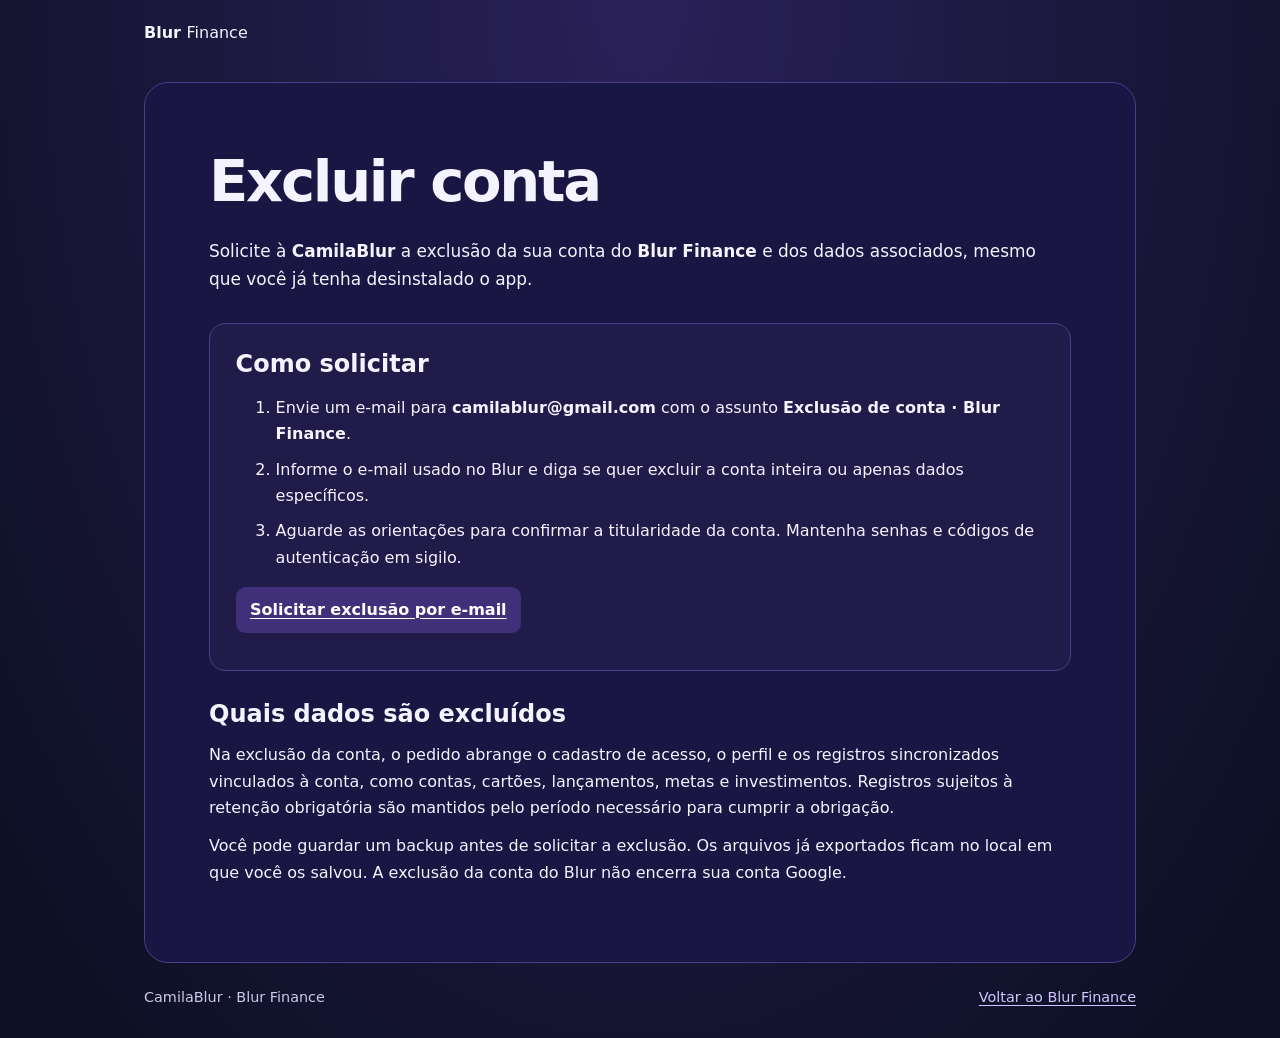
<file: blur-finance/excluir-conta/index.html>
<!DOCTYPE html>
<html lang="pt-BR">
<head>
  <meta charset="utf-8">
  <meta name="viewport" content="width=device-width, initial-scale=1">
  <meta name="description" content="Solicite a exclusão da sua conta e dos dados associados ao Blur Finance.">
  <meta name="theme-color" content="#0d1024">
  <link rel="canonical" href="https://camilablur.com/blur-finance/excluir-conta/">
  <link rel="icon" href="../favicon.png" type="image/png">
  <link rel="stylesheet" href="../legal.css">
  <title>Excluir conta | Blur Finance</title>
</head>
<body>
  <header class="frame">
    <a class="brand" href="../">Blur <span>Finance</span></a>
  </header>
  <div class="frame">
    <main>
      <h1>Excluir conta</h1>
      <p class="intro">Solicite à <strong>CamilaBlur</strong> a exclusão da sua conta do <strong>Blur Finance</strong> e dos dados associados, mesmo que você já tenha desinstalado o app.</p>
      <section class="request" aria-labelledby="como-solicitar">
        <h2 id="como-solicitar">Como solicitar</h2>
        <ol>
          <li>Envie um e-mail para <strong>camilablur@gmail.com</strong> com o assunto <strong>Exclusão de conta · Blur Finance</strong>.</li>
          <li>Informe o e-mail usado no Blur e diga se quer excluir a conta inteira ou apenas dados específicos.</li>
          <li>Aguarde as orientações para confirmar a titularidade da conta. Mantenha senhas e códigos de autenticação em sigilo.</li>
        </ol>
        <p><a href="mailto:camilablur@gmail.com?subject=Exclus%C3%A3o%20de%20conta%20%C2%B7%20Blur%20Finance">Solicitar exclusão por e-mail</a></p>
      </section>
      <section aria-labelledby="dados-excluidos">
        <h2 id="dados-excluidos">Quais dados são excluídos</h2>
        <p>Na exclusão da conta, o pedido abrange o cadastro de acesso, o perfil e os registros sincronizados vinculados à conta, como contas, cartões, lançamentos, metas e investimentos. Registros sujeitos à retenção obrigatória são mantidos pelo período necessário para cumprir a obrigação.</p>
        <p>Você pode guardar um backup antes de solicitar a exclusão. Os arquivos já exportados ficam no local em que você os salvou. A exclusão da conta do Blur não encerra sua conta Google.</p>
      </section>
    </main>
    <footer>
      <span>CamilaBlur · Blur Finance</span>
      <a href="../">Voltar ao Blur Finance</a>
    </footer>
  </div>
</body>
</html>
</file>
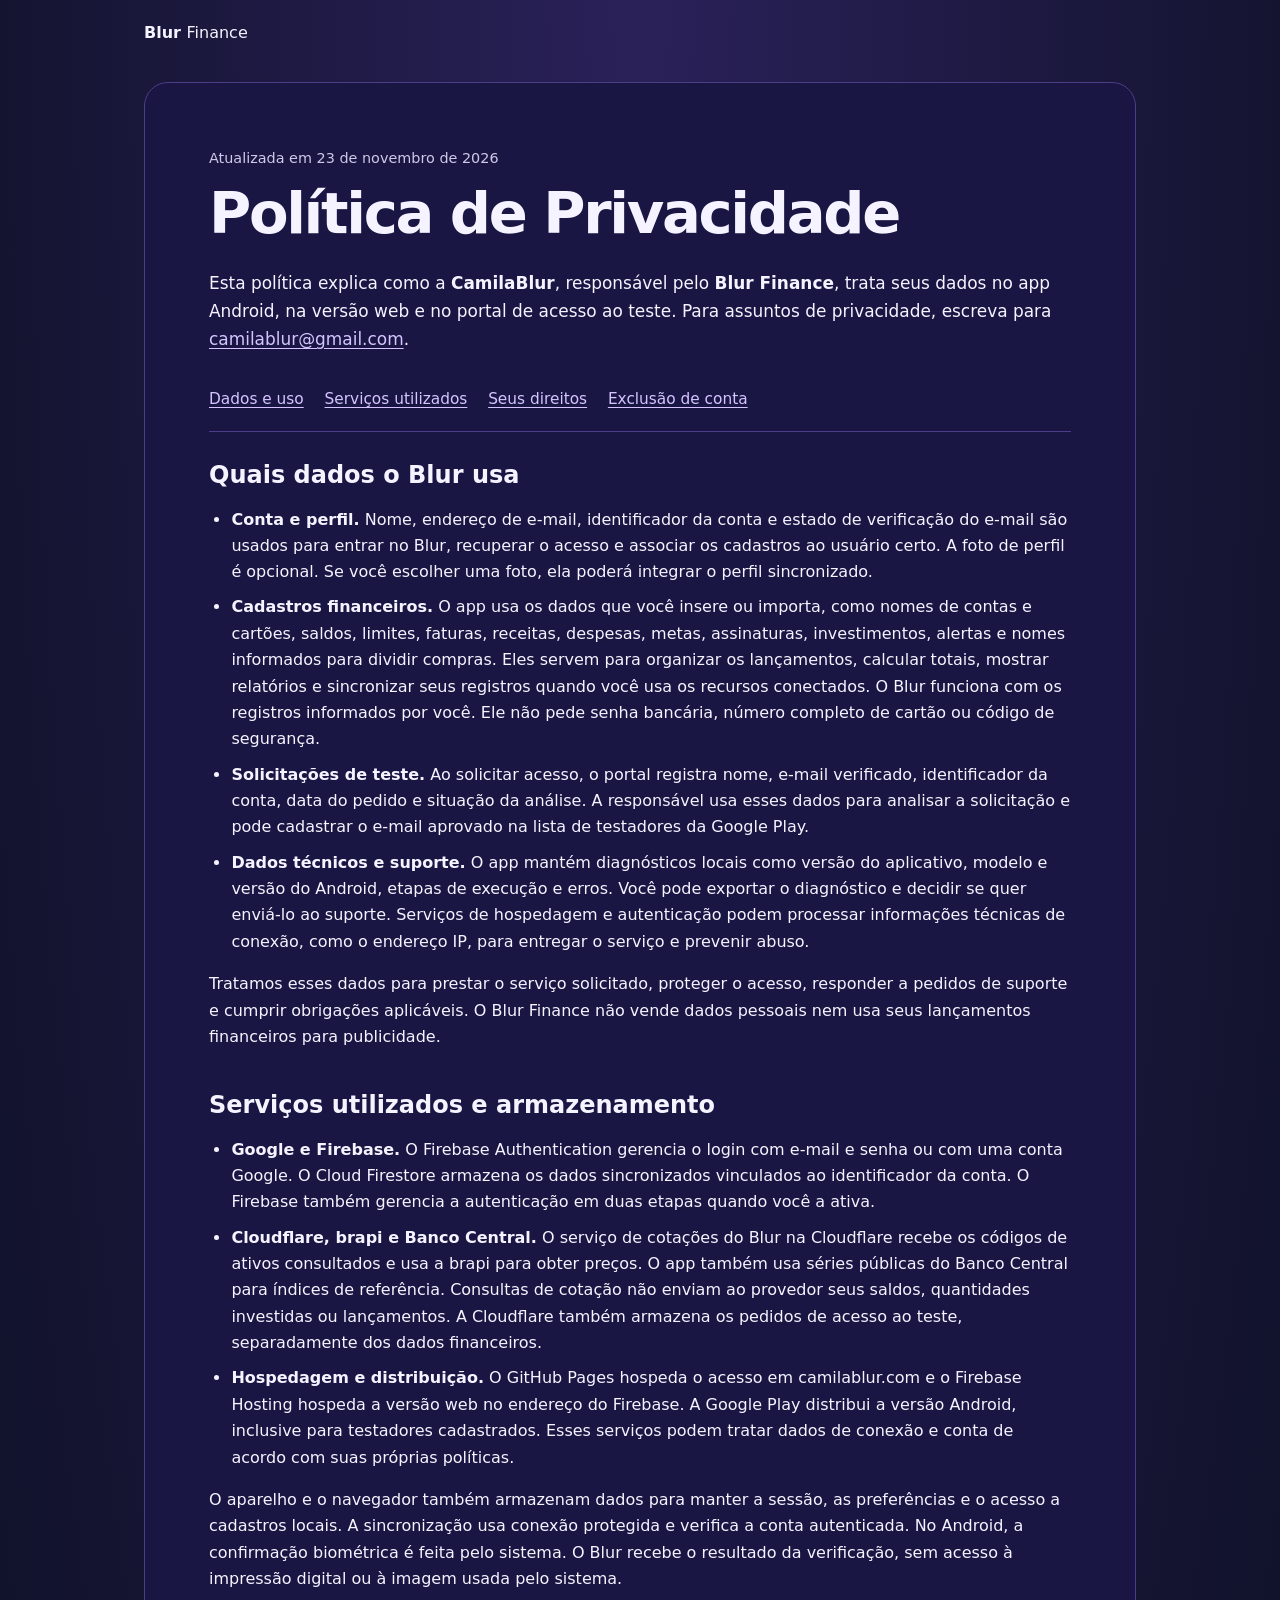
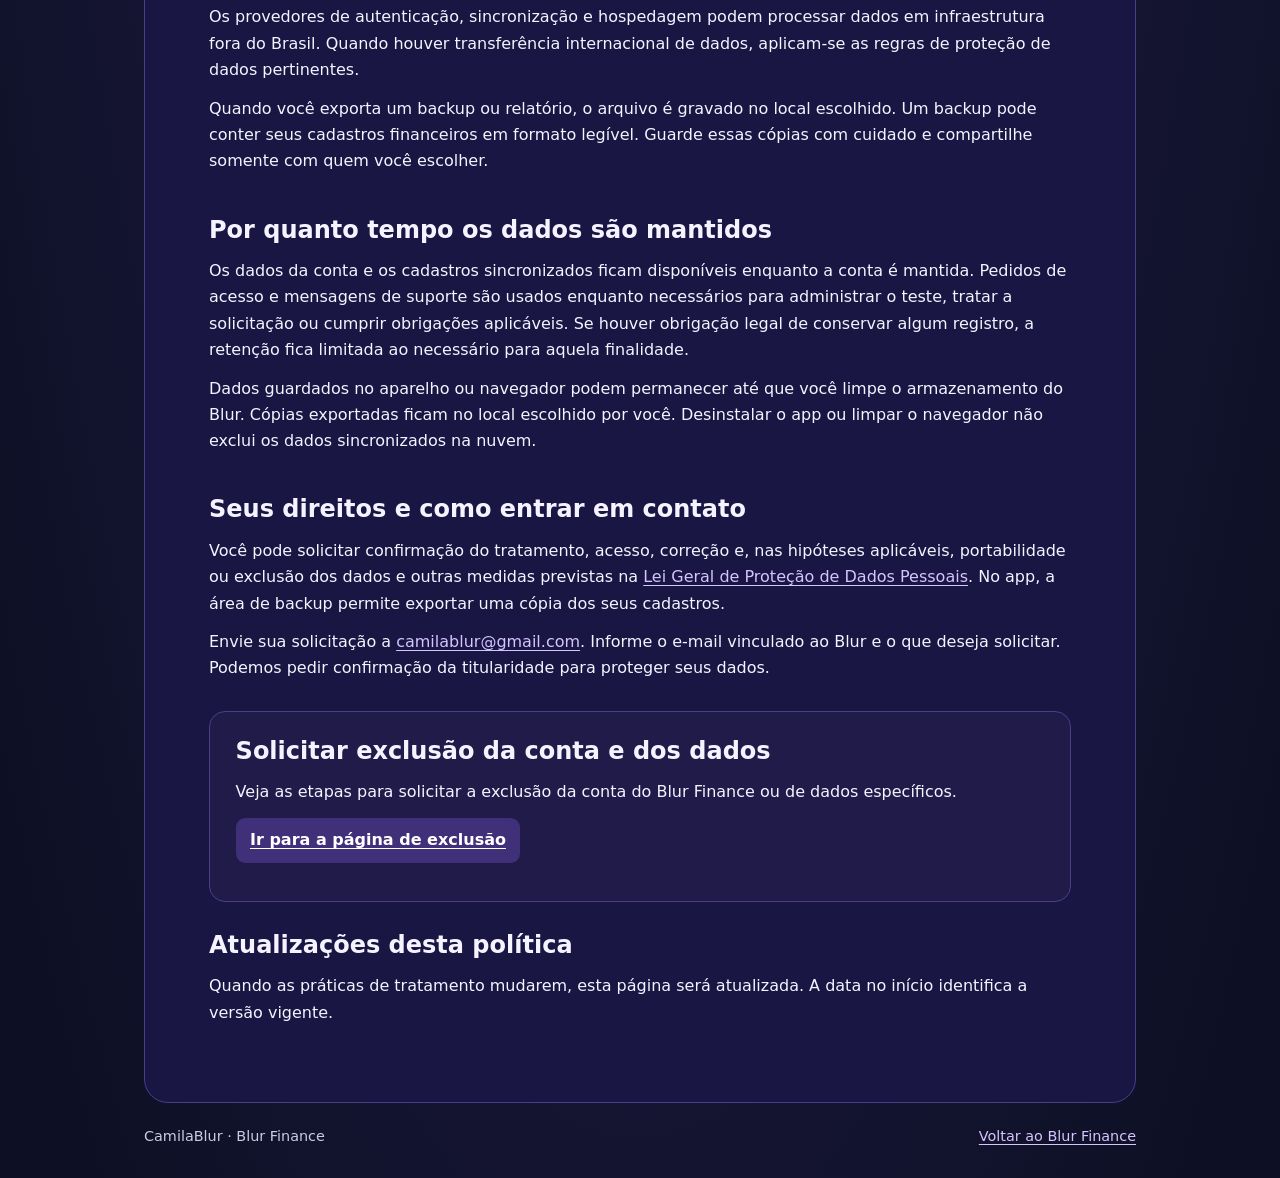
<file: blur-finance/politica-de-privacidade/index.html>
<!DOCTYPE html>
<html lang="pt-BR">
<head>
  <meta charset="utf-8">
  <meta name="viewport" content="width=device-width, initial-scale=1">
  <meta name="description" content="Saiba como o Blur Finance trata seus dados no Android e no navegador, como funciona a sincronização e como solicitar a exclusão da sua conta.">
  <meta name="theme-color" content="#0d1024">
  <link rel="canonical" href="https://camilablur.com/blur-finance/politica-de-privacidade/">
  <link rel="icon" href="../favicon.png" type="image/png">
  <title>Política de Privacidade | Blur Finance</title>
  <link rel="stylesheet" href="../legal.css">
</head>
<body>
  <header class="frame">
    <a class="brand" href="../">Blur <span>Finance</span></a>
  </header>

  <div class="frame">
    <main>
      <p class="date">Atualizada em <time datetime="2026-11-23">23 de novembro de 2026</time></p>
      <h1>Política de Privacidade</h1>
      <p class="intro">Esta política explica como a <strong>CamilaBlur</strong>, responsável pelo <strong>Blur Finance</strong>, trata seus dados no app Android, na versão web e no portal de acesso ao teste. Para assuntos de privacidade, escreva para <a href="mailto:camilablur@gmail.com">camilablur@gmail.com</a>.</p>

      <nav aria-label="Nesta página">
        <a href="#dados">Dados e uso</a>
        <a href="#servicos">Serviços utilizados</a>
        <a href="#direitos">Seus direitos</a>
        <a href="../excluir-conta/">Exclusão de conta</a>
      </nav>

      <section id="dados">
        <h2>Quais dados o Blur usa</h2>
        <ul>
          <li><strong>Conta e perfil.</strong> Nome, endereço de e-mail, identificador da conta e estado de verificação do e-mail são usados para entrar no Blur, recuperar o acesso e associar os cadastros ao usuário certo. A foto de perfil é opcional. Se você escolher uma foto, ela poderá integrar o perfil sincronizado.</li>
          <li><strong>Cadastros financeiros.</strong> O app usa os dados que você insere ou importa, como nomes de contas e cartões, saldos, limites, faturas, receitas, despesas, metas, assinaturas, investimentos, alertas e nomes informados para dividir compras. Eles servem para organizar os lançamentos, calcular totais, mostrar relatórios e sincronizar seus registros quando você usa os recursos conectados. O Blur funciona com os registros informados por você. Ele não pede senha bancária, número completo de cartão ou código de segurança.</li>
          <li><strong>Solicitações de teste.</strong> Ao solicitar acesso, o portal registra nome, e-mail verificado, identificador da conta, data do pedido e situação da análise. A responsável usa esses dados para analisar a solicitação e pode cadastrar o e-mail aprovado na lista de testadores da Google Play.</li>
          <li><strong>Dados técnicos e suporte.</strong> O app mantém diagnósticos locais como versão do aplicativo, modelo e versão do Android, etapas de execução e erros. Você pode exportar o diagnóstico e decidir se quer enviá-lo ao suporte. Serviços de hospedagem e autenticação podem processar informações técnicas de conexão, como o endereço IP, para entregar o serviço e prevenir abuso.</li>
        </ul>
        <p>Tratamos esses dados para prestar o serviço solicitado, proteger o acesso, responder a pedidos de suporte e cumprir obrigações aplicáveis. O Blur Finance não vende dados pessoais nem usa seus lançamentos financeiros para publicidade.</p>
      </section>

      <section id="servicos">
        <h2>Serviços utilizados e armazenamento</h2>
        <ul>
          <li><strong>Google e Firebase.</strong> O Firebase Authentication gerencia o login com e-mail e senha ou com uma conta Google. O Cloud Firestore armazena os dados sincronizados vinculados ao identificador da conta. O Firebase também gerencia a autenticação em duas etapas quando você a ativa.</li>
          <li><strong>Cloudflare, brapi e Banco Central.</strong> O serviço de cotações do Blur na Cloudflare recebe os códigos de ativos consultados e usa a brapi para obter preços. O app também usa séries públicas do Banco Central para índices de referência. Consultas de cotação não enviam ao provedor seus saldos, quantidades investidas ou lançamentos. A Cloudflare também armazena os pedidos de acesso ao teste, separadamente dos dados financeiros.</li>
          <li><strong>Hospedagem e distribuição.</strong> O GitHub Pages hospeda o acesso em camilablur.com e o Firebase Hosting hospeda a versão web no endereço do Firebase. A Google Play distribui a versão Android, inclusive para testadores cadastrados. Esses serviços podem tratar dados de conexão e conta de acordo com suas próprias políticas.</li>
        </ul>
        <p>O aparelho e o navegador também armazenam dados para manter a sessão, as preferências e o acesso a cadastros locais. A sincronização usa conexão protegida e verifica a conta autenticada. No Android, a confirmação biométrica é feita pelo sistema. O Blur recebe o resultado da verificação, sem acesso à impressão digital ou à imagem usada pelo sistema.</p>
        <p>Os provedores de autenticação, sincronização e hospedagem podem processar dados em infraestrutura fora do Brasil. Quando houver transferência internacional de dados, aplicam-se as regras de proteção de dados pertinentes.</p>
        <p>Quando você exporta um backup ou relatório, o arquivo é gravado no local escolhido. Um backup pode conter seus cadastros financeiros em formato legível. Guarde essas cópias com cuidado e compartilhe somente com quem você escolher.</p>
      </section>

      <section id="retencao">
        <h2>Por quanto tempo os dados são mantidos</h2>
        <p>Os dados da conta e os cadastros sincronizados ficam disponíveis enquanto a conta é mantida. Pedidos de acesso e mensagens de suporte são usados enquanto necessários para administrar o teste, tratar a solicitação ou cumprir obrigações aplicáveis. Se houver obrigação legal de conservar algum registro, a retenção fica limitada ao necessário para aquela finalidade.</p>
        <p>Dados guardados no aparelho ou navegador podem permanecer até que você limpe o armazenamento do Blur. Cópias exportadas ficam no local escolhido por você. Desinstalar o app ou limpar o navegador não exclui os dados sincronizados na nuvem.</p>
      </section>

      <section id="direitos">
        <h2>Seus direitos e como entrar em contato</h2>
        <p>Você pode solicitar confirmação do tratamento, acesso, correção e, nas hipóteses aplicáveis, portabilidade ou exclusão dos dados e outras medidas previstas na <a href="https://www.planalto.gov.br/ccivil_03/_ato2015-2018/2018/lei/l13709.htm">Lei Geral de Proteção de Dados Pessoais</a>. No app, a área de backup permite exportar uma cópia dos seus cadastros.</p>
        <p>Envie sua solicitação a <a href="mailto:camilablur@gmail.com">camilablur@gmail.com</a>. Informe o e-mail vinculado ao Blur e o que deseja solicitar. Podemos pedir confirmação da titularidade para proteger seus dados.</p>
      </section>

      <section class="request" id="exclusao-de-conta">
        <h2>Solicitar exclusão da conta e dos dados</h2>
        <p>Veja as etapas para solicitar a exclusão da conta do Blur Finance ou de dados específicos.</p>
        <p><a href="../excluir-conta/">Ir para a página de exclusão</a></p>
      </section>

      <section id="atualizacoes">
        <h2>Atualizações desta política</h2>
        <p>Quando as práticas de tratamento mudarem, esta página será atualizada. A data no início identifica a versão vigente.</p>
      </section>
    </main>

    <footer>
      <span>CamilaBlur · Blur Finance</span>
      <a href="../">Voltar ao Blur Finance</a>
    </footer>
  </div>
</body>
</html>
</file>
<file: blur-finance/legal.css>
:root {
  color-scheme: dark;
  --bg: #0d1024;
  --surface: #191643;
  --line: #4b3d87;
  --text: #f5f3ff;
  --muted: #cec9e8;
  --link: #d5c4ff;
}
*, *::before, *::after { box-sizing: border-box; }
html { scroll-padding-top: 1.5rem; }
body {
  margin: 0;
  background: radial-gradient(ellipse at 50% 0, #2a2159 0%, transparent 53rem), var(--bg);
  color: var(--text);
  font: 1rem/1.65 "Century Gothic", "Segoe UI", system-ui, sans-serif;
}
a { color: var(--link); text-underline-offset: .2em; }
a:hover { color: white; }
a:focus-visible { outline: 2px solid #cfb9ff; outline-offset: 4px; border-radius: 2px; }
.frame { width: min(100% - 2rem, 62rem); margin-inline: auto; }
header { padding-block: 1.25rem; }
.brand {
  color: var(--text);
  font-weight: 650;
  text-decoration: none;
}
.brand span { font-weight: 400; }
main {
  margin-block: 1rem 0;
  padding: clamp(1.25rem, 5vw, 4rem);
  background: var(--surface);
  border: 1px solid var(--line);
  border-radius: 1.5rem;
}
.date { color: var(--muted); font-size: .9rem; margin-block: 0 .5rem; }
h1, h2 { line-height: 1.23; }
h1 { margin: 0; font-size: clamp(2.05rem, 6vw, 3.6rem); letter-spacing: -.04em; }
h2 { margin: 0 0 .8rem; font-size: clamp(1.25rem, 3.3vw, 1.5rem); }
p { margin: .75rem 0; }
ul { padding-inline-start: 1.4rem; }
li + li { margin-top: .55rem; }
.intro { font-size: 1.06rem; margin-block: 1.25rem; }
nav {
  display: flex;
  flex-wrap: wrap;
  gap: .5rem 1.3rem;
  padding-block: .85rem 1.15rem;
  border-bottom: 1px solid var(--line);
  font-size: .96rem;
}
section { padding-top: 1.8rem; }
.request {
  margin-top: 1.8rem;
  padding: clamp(1rem, 3vw, 1.6rem);
  border: 1px solid var(--line);
  border-radius: 1rem;
  background: #211b4a;
}
.request a {
  display: inline-block;
  padding: .6rem .9rem;
  background: #403079;
  color: #fff;
  border-radius: .6rem;
  font-weight: 600;
}
footer {
  padding-block: 1.4rem 1.8rem;
  display: flex;
  flex-wrap: wrap;
  justify-content: space-between;
  gap: .5rem 1.2rem;
  color: var(--muted);
  font-size: .9rem;
}
</file>
